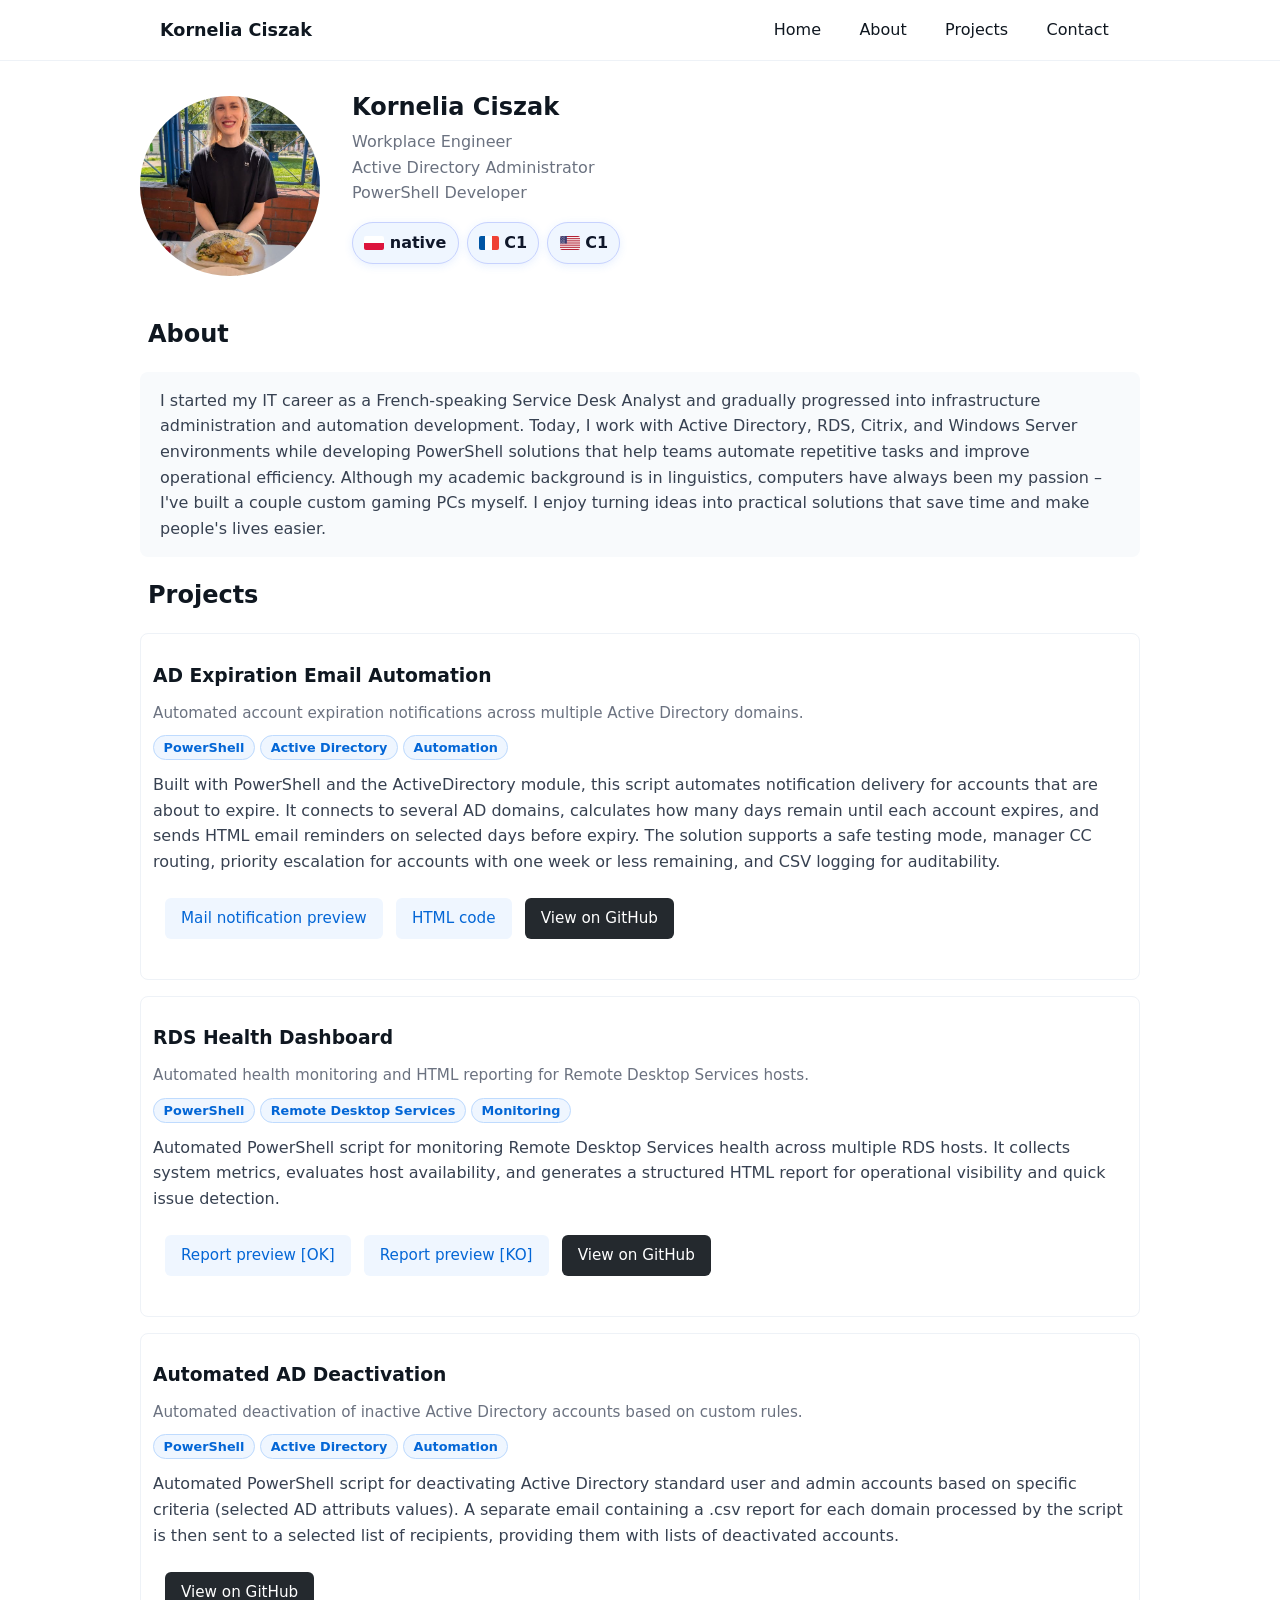
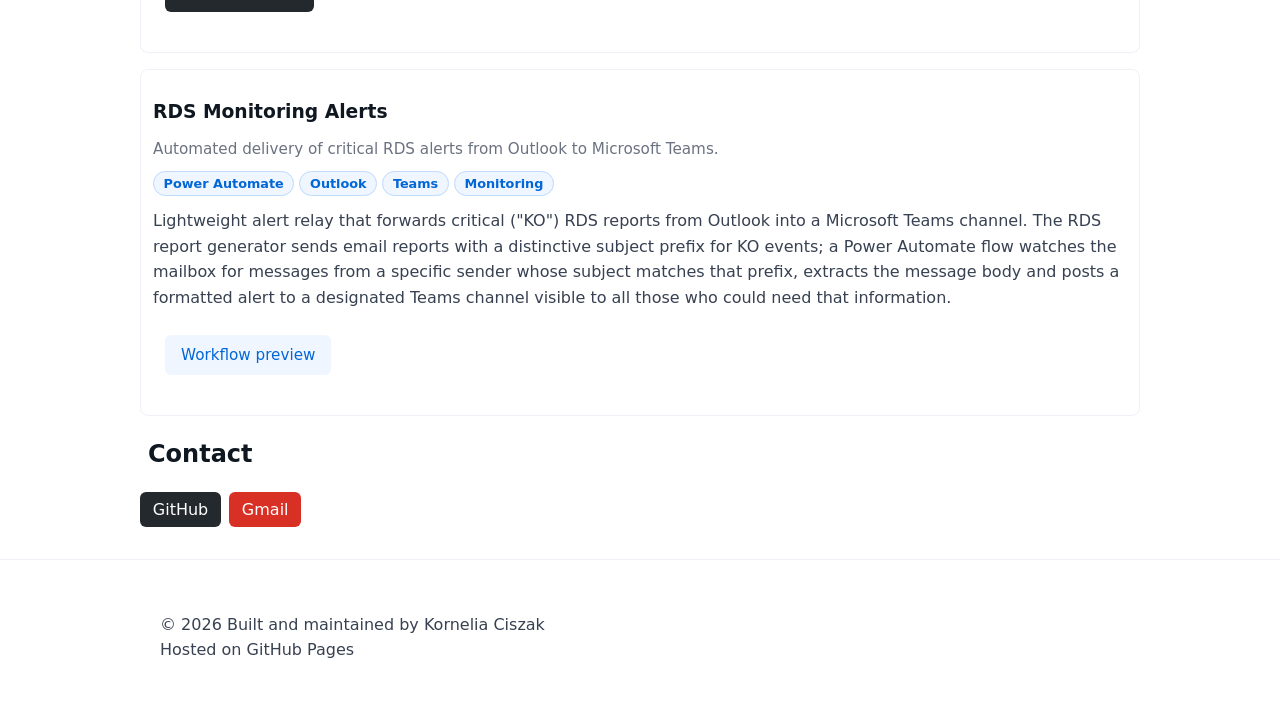
<file: index.html>
<!doctype html>
<html lang="en">

<head>
  <meta charset="utf-8" />
  <meta name="viewport" content="width=device-width, initial-scale=1" />
  <title>Kornelia Ciszak – Portfolio</title>
  <link rel="stylesheet" href="css/styles.css">
</head>

<body>
  <header class="site-header">
    <div class="container header-inner">
      <a class="brand" href="#">Kornelia Ciszak</a>
      <button id="nav-toggle" class="nav-toggle" aria-expanded="false" aria-controls="primary-nav">☰</button>
      <nav id="primary-nav" class="nav">
        <ul>
          <li><a href="#home">Home</a></li>
          <li><a href="#about">About</a></li>
          <li><a href="#projects">Projects</a></li>
          <li><a href="#contact">Contact</a></li>
          <!-- <li><a href="assets/resume.pdf" download>Resume</a></li> -->
        </ul>
      </nav>
    </div>
  </header>
  <main>
    <section id="home" class="hero container">
      <img class="avatar preview-trigger" src="assets/images/profile1.jpg" alt="Profile photo of Kornelia">
      <div class="hero-text">
        <h1>Kornelia Ciszak</h1>
        <p class="lead">Workplace Engineer<br>
          Active Directory Administrator<br>
          PowerShell Developer</p>
        <p class="language-skills">
          <span class="language-chip"><img class="flag" src="assets/flags/pl.svg" alt="Polish flag">native<span class="tooltip">Born and raised in Poland</span></span>
          <span class="language-chip"><img class="flag" src="assets/flags/fr.svg" alt="French flag">C1<span class="tooltip">Bachelor of Arts in French Studies</span></span>
          <span class="language-chip"><img class="flag" src="assets/flags/us.svg" alt="UK flag">C1<span class="tooltip">Cambridge CAE and IELTS</span></span>
        </p>
      </div>
    </section>

    <section id="about" class="container about">
      <h2>About</h2>
      <p>I started my IT career as a French-speaking Service Desk Analyst
        and gradually progressed into infrastructure administration and automation development.
        Today, I work with Active Directory, RDS, Citrix, and Windows Server environments
        while developing PowerShell solutions that help teams automate repetitive tasks
        and improve operational efficiency. Although my academic background is in linguistics,
        computers have always been my passion – I've built a couple custom gaming PCs myself.
        I enjoy turning ideas into practical solutions that save time
        and make people's lives easier.</p>
    </section>

    <section id="projects" class="container projects">
      <h2>Projects</h2>
      <div class="project-grid">
        <article class="project-card">
          <div class="card-body">
            <h3>AD Expiration Email Automation</h3>
            <p class="project-subtitle">
            Automated account expiration notifications across multiple Active Directory domains.
            </p>
            <span class="skill-badge">PowerShell</span>
            <span class="skill-badge">Active Directory</span>
            <span class="skill-badge">Automation</span>
            <p>Built with PowerShell and the ActiveDirectory module,
              this script automates notification delivery for accounts
              that are about to expire. It connects to several AD domains,
              calculates how many days remain until each account expires,
              and sends HTML email reminders on selected days before expiry.
              The solution supports a safe testing mode, manager CC routing,
              priority escalation for accounts with one week or less remaining,
              and CSV logging for auditability.</p>
            <p class="card-actions">
              <a href="#" class="preview-trigger" data-src="assets/template_KC.html">Mail notification preview</a>
              <a href="#" class="code-trigger" data-src="assets/template_empty.html">HTML code</a>
              <a href="https://github.com/Kornelia-C/PowerShell-public/tree/main/Send-AccountExpirationNotification"
                class="repo-link" target="_blank" rel="noreferrer">View on GitHub</a>
            </p>
          </div>

        </article>

        <article class="project-card">
          <div class="card-body">
            <h3>RDS Health Dashboard</h3>
            <p class="project-subtitle">
            Automated health monitoring and HTML reporting for Remote Desktop Services hosts.
            </p>
            <span class="skill-badge">PowerShell</span>
            <span class="skill-badge">Remote Desktop Services</span>
            <span class="skill-badge">Monitoring</span>
            <p>Automated PowerShell script for monitoring Remote Desktop Services
              health across multiple RDS hosts. It collects system metrics,
              evaluates host availability, and generates a structured HTML report
              for operational visibility and quick issue detection.</p>
            <p class="card-actions">
              <a href="#" class="preview-trigger" data-src="assets/RDS0.html">Report preview [OK]</a>
              <a href="#" class="preview-trigger" data-src="assets/RDS1.html">Report preview [KO]</a>
              <a href="https://github.com/Kornelia-C/PowerShell-public/tree/main/Get-RDSOverview" class="repo-link"
                target="_blank" rel="noreferrer">View on GitHub</a>
            </p>
          </div>
        </article>

        <article class="project-card">
          <div class="card-body">  
            <h3>Automated AD Deactivation</h3>
            <p class="project-subtitle">
            Automated deactivation of inactive Active Directory accounts based on custom rules.
            </p>
            <span class="skill-badge">PowerShell</span>
            <span class="skill-badge">Active Directory</span>
            <span class="skill-badge">Automation</span>
            <p>Automated PowerShell script for deactivating Active Directory
              standard user and admin accounts based on specific criteria (selected AD attributs values).
              A separate email containing a .csv report for each domain processed
              by the script is then sent to a selected list of recipients,
              providing them with lists of deactivated accounts.
            </p>
            <p class="card-actions">
              <a href="https://github.com/Kornelia-C/PowerShell-public/tree/main/Disable-InactiveAccounts" class="repo-link"
                target="_blank" rel="noreferrer">View on GitHub</a>
            </p>
          </div>
        </article>

        <article class="project-card">
          <div class="card-body">
            <h3>RDS Monitoring Alerts</h3>
            <p class="project-subtitle">
            Automated delivery of critical RDS alerts from Outlook to Microsoft Teams.
            </p>
            <span class="skill-badge">Power Automate</span>
            <span class="skill-badge">Outlook</span>
            <span class="skill-badge">Teams</span>
            <span class="skill-badge">Monitoring</span>
            <p>Lightweight alert relay that forwards critical ("KO") RDS reports
              from Outlook into a Microsoft Teams channel. The RDS report generator
              sends email reports with a distinctive subject prefix for KO events;
              a Power Automate flow watches the mailbox for messages from a specific
              sender whose subject matches that prefix, extracts the message body
              and posts a formatted alert to a designated Teams channel visible
              to all those who could need that information.
            </p>
            <p class="card-actions">
              <a href="#" class="preview-trigger" data-src="assets/PA.html">Workflow preview</a>
            </p>
          </div>
        </article>

      </div>
    </section>

    <section id="contact" class="container contact">
      <h2>Contact</h2>
      <ul class="social-links">
        <li>
          <a href="https://github.com/Kornelia-C" class="repo-link" target="_blank" rel="noreferrer">GitHub</a>
        </li>
        <!-- <li>
          <a href="https://linkedin.com/in/kornelia-ciszak" class="linkedin-link" target="_blank"
            rel="noreferrer">LinkedIn</a>
        </li> -->
      <ul class="social-links">
        <li>
          <a href="mailto:kornelia.ciszak@gmail.com" class="mail-link">Gmail</a>
        </li>      
    </section>
  </main>

  <footer class="site-footer">
    <div class="container">
      <p>© <span id="year"></span>
        Built and maintained by Kornelia Ciszak<br>
        Hosted on GitHub Pages</p>
    </div>
  </footer>

  <div id="image-modal" class="image-modal" aria-hidden="true">
    <button class="image-modal-close" type="button" aria-label="Close image preview">×</button>
    <div id="image-modal-content" class="image-modal-content"></div>
  </div>
  <script src="js/script.js"></script>
</body>

</html>
</file>
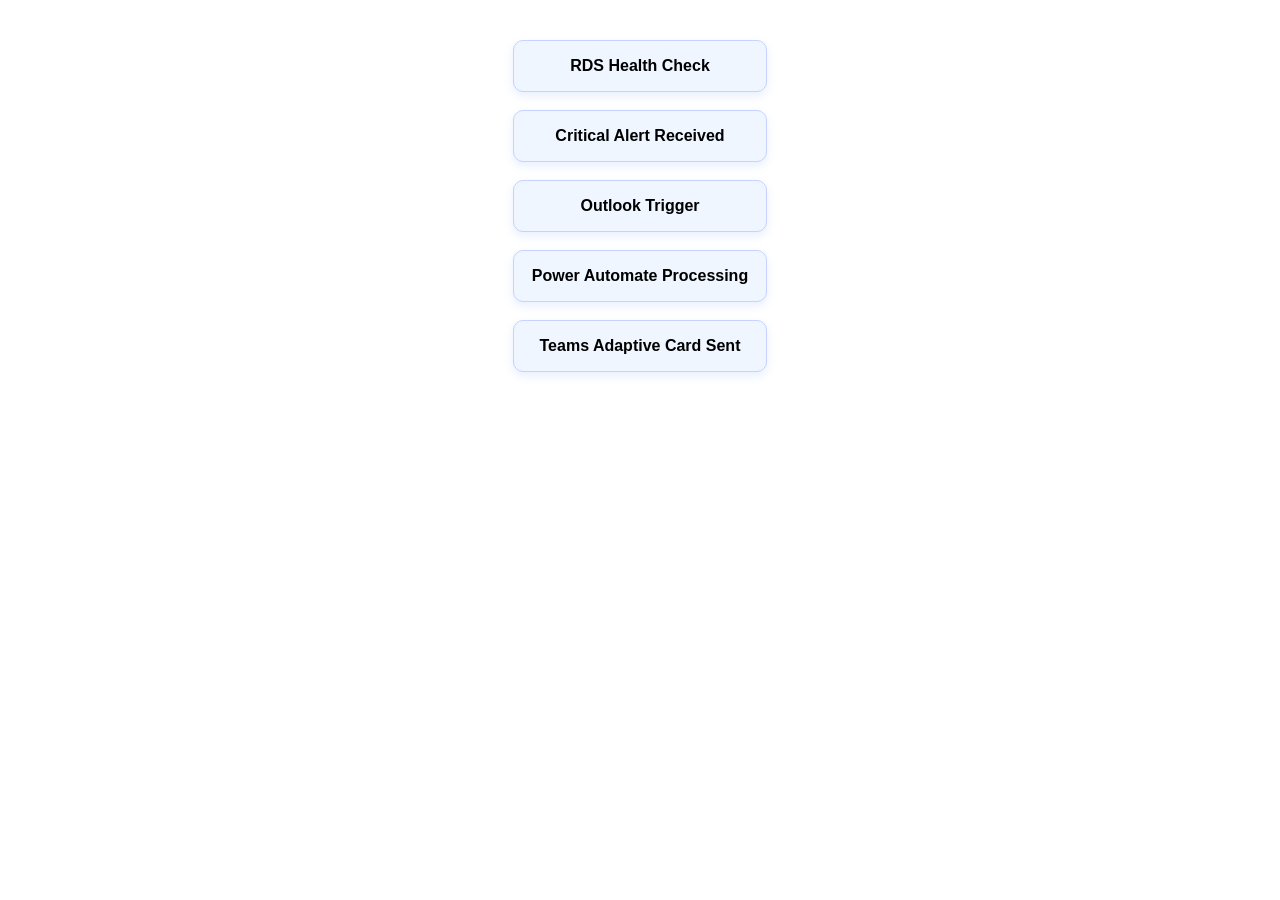
<file: assets/PA.html>
<!DOCTYPE html>
<html>
<head>
<style>
body {
    font-family: Inter, sans-serif;
    padding: 2rem;
}

.flow-diagram {
    display: flex;
    flex-direction: column;
    align-items: center;
}

.flow-step {
    width: 220px;
    background: #eff6ff;
    border: 1px solid #c7d2fe;
    border-radius: 10px;
    padding: 1rem;
    text-align: center;
    font-weight: 600;
    box-shadow: 0 4px 10px rgba(59,130,246,.12);
}

.flow-arrow {
    font-size: 1.5rem;
    color: #0366d6;
    margin: .25rem 0;
}
</style>
</head>
<body>

<div class="flow-diagram">

  <div class="flow-step">RDS Health Check</div><br>
  <div class="flow-step">Critical Alert Received</div><br>
  <div class="flow-step">Outlook Trigger</div><br>
  <div class="flow-step">Power Automate Processing</div><br>
  <div class="flow-step">Teams Adaptive Card Sent</div>

</div>

</body>
</html>
</file>
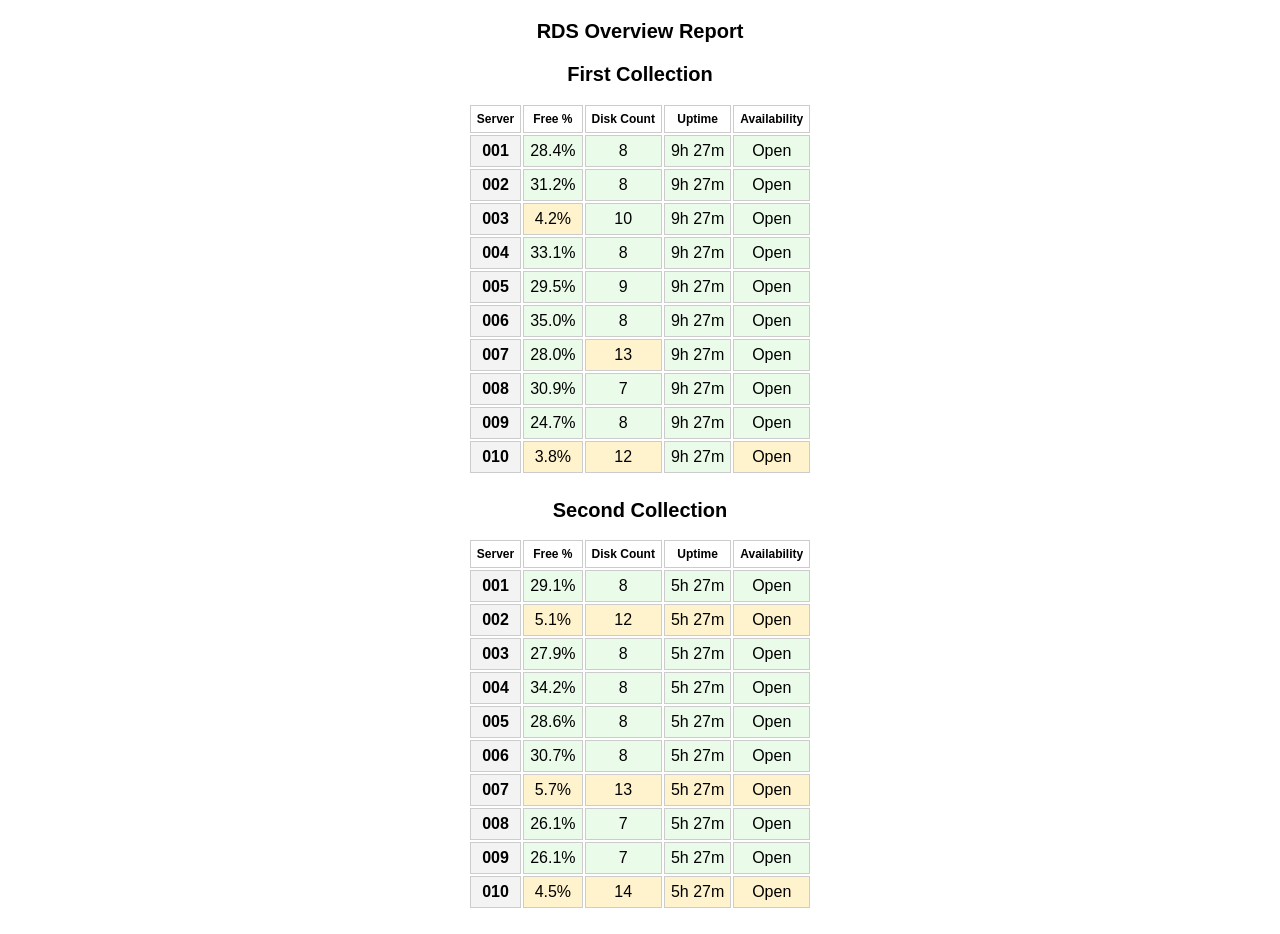
<file: assets/RDS0.html>
<!doctype html>
<html>
<head>
<meta charset="utf-8">
<style>
body { font-family: Segoe UI, Arial; margin: 20px; }
td.notOpen { background:#000000; color:#ffffff; font-weight:600; }
th, td { text-align: center; vertical-align: middle; padding: 6px; border: 1px solid #ccc; }
th { font-size: 12px; }
td:not(.server) { text-align: center; }
table { margin-left: auto; margin-right: auto; margin-bottom: 24px; }
td.ok { background:#EAFBEA; }
td.warning { background:#FFF3CD; }
td.critical { background:#F8D7DA; }
td.server { background:#F3F3F3; font-weight:600; }
h2 { text-align: center; font-size: 20px; margin-top: 20px; }
</style>
</head>
<body>

<h2>RDS Overview Report</h2>

<h2>First Collection</h2>
<table>
<tr>
<th>Server</th>
<th>Free %</th>
<th>Disk Count</th>
<th>Uptime</th>
<th>Availability</th>
</tr>
<tr><td class='server'>001</td><td class='ok'>28.4%</td><td class='ok'>8</td><td class='ok'>9h 27m</td><td class='ok'>Open</td></tr>
<tr><td class='server'>002</td><td class='ok'>31.2%</td><td class='ok'>8</td><td class='ok'>9h 27m</td><td class='ok'>Open</td></tr>
<tr><td class='server'>003</td><td class='warning'>4.2%</td><td class='ok'>10</td><td class='ok'>9h 27m</td><td class='ok'>Open</td></tr>
<tr><td class='server'>004</td><td class='ok'>33.1%</td><td class='ok'>8</td><td class='ok'>9h 27m</td><td class='ok'>Open</td></tr>
<tr><td class='server'>005</td><td class='ok'>29.5%</td><td class='ok'>9</td><td class='ok'>9h 27m</td><td class='ok'>Open</td></tr>
<tr><td class='server'>006</td><td class='ok'>35.0%</td><td class='ok'>8</td><td class='ok'>9h 27m</td><td class='ok'>Open</td></tr>
<tr><td class='server'>007</td><td class='ok'>28.0%</td><td class='warning'>13</td><td class='ok'>9h 27m</td><td class='ok'>Open</td></tr>
<tr><td class='server'>008</td><td class='ok'>30.9%</td><td class='ok'>7</td><td class='ok'>9h 27m</td><td class='ok'>Open</td></tr>
<tr><td class='server'>009</td><td class='ok'>24.7%</td><td class='ok'>8</td><td class='ok'>9h 27m</td><td class='ok'>Open</td></tr>
<tr><td class='server'>010</td><td class='warning'>3.8%</td><td class='warning'>12</td><td class='ok'>9h 27m</td><td class='warning'>Open</td></tr>
</table>

<h2>Second Collection</h2>
<table>
<tr>
<th>Server</th>
<th>Free %</th>
<th>Disk Count</th>
<th>Uptime</th>
<th>Availability</th>
</tr>
<tr><td class='server'>001</td><td class='ok'>29.1%</td><td class='ok'>8</td><td class='ok'>5h 27m</td><td class='ok'>Open</td></tr>
<tr><td class='server'>002</td><td class='warning'>5.1%</td><td class='warning'>12</td><td class='warning'>5h 27m</td><td class='warning'>Open</td></tr>
<tr><td class='server'>003</td><td class='ok'>27.9%</td><td class='ok'>8</td><td class='ok'>5h 27m</td><td class='ok'>Open</td></tr>
<tr><td class='server'>004</td><td class='ok'>34.2%</td><td class='ok'>8</td><td class='ok'>5h 27m</td><td class='ok'>Open</td></tr>
<tr><td class='server'>005</td><td class='ok'>28.6%</td><td class='ok'>8</td><td class='ok'>5h 27m</td><td class='ok'>Open</td></tr>
<tr><td class='server'>006</td><td class='ok'>30.7%</td><td class='ok'>8</td><td class='ok'>5h 27m</td><td class='ok'>Open</td></tr>
<tr><td class='server'>007</td><td class='warning'>5.7%</td><td class='warning'>13</td><td class='warning'>5h 27m</td><td class='warning'>Open</td></tr>
<tr><td class='server'>008</td><td class='ok'>26.1%</td><td class='ok'>7</td><td class='ok'>5h 27m</td><td class='ok'>Open</td></tr>
<tr><td class='server'>009</td><td class='ok'>26.1%</td><td class='ok'>7</td><td class='ok'>5h 27m</td><td class='ok'>Open</td></tr>
<tr><td class='server'>010</td><td class='warning'>4.5%</td><td class='warning'>14</td><td class='warning'>5h 27m</td><td class='warning'>Open</td></tr>
</table>

</body>
</html>
</file>
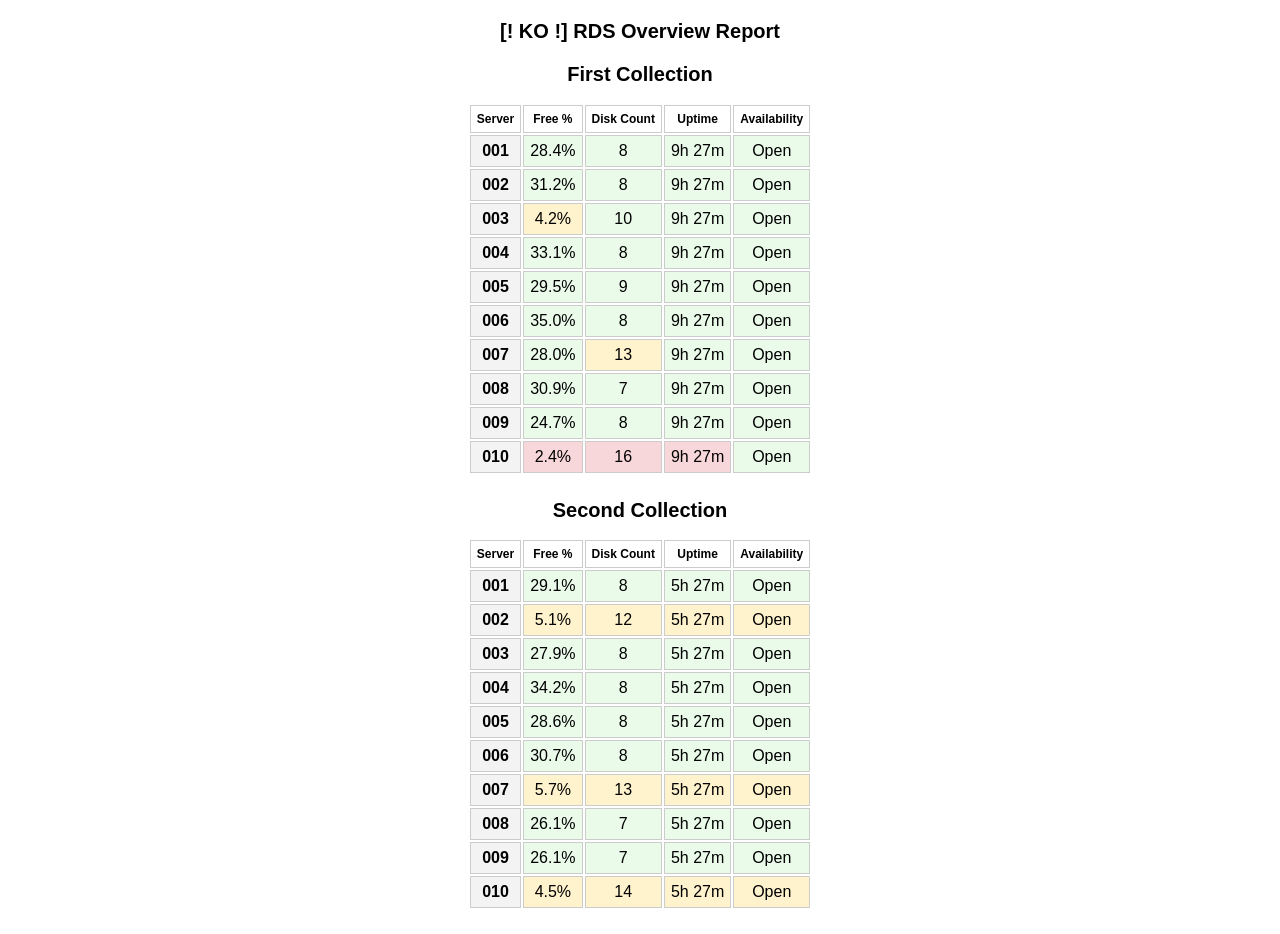
<file: assets/RDS1.html>
<!doctype html>
<html>
<head>
<meta charset="utf-8">
<style>
body { font-family: Segoe UI, Arial; margin: 20px; }
td.notOpen { background:#000000; color:#ffffff; font-weight:600; }
th, td { text-align: center; vertical-align: middle; padding: 6px; border: 1px solid #ccc; }
th { font-size: 12px; }
td:not(.server) { text-align: center; }
table { margin-left: auto; margin-right: auto; margin-bottom: 24px; }
td.ok { background:#EAFBEA; }
td.warning { background:#FFF3CD; }
td.critical { background:#F8D7DA; }
td.server { background:#F3F3F3; font-weight:600; }
h2 { text-align: center; font-size: 20px; margin-top: 20px; }
</style>
</head>
<body>

<h2>[! KO !] RDS Overview Report</h2>

<h2>First Collection</h2>
<table>
<tr>
<th>Server</th>
<th>Free %</th>
<th>Disk Count</th>
<th>Uptime</th>
<th>Availability</th>
</tr>
<tr><td class='server'>001</td><td class='ok'>28.4%</td><td class='ok'>8</td><td class='ok'>9h 27m</td><td class='ok'>Open</td></tr>
<tr><td class='server'>002</td><td class='ok'>31.2%</td><td class='ok'>8</td><td class='ok'>9h 27m</td><td class='ok'>Open</td></tr>
<tr><td class='server'>003</td><td class='warning'>4.2%</td><td class='ok'>10</td><td class='ok'>9h 27m</td><td class='ok'>Open</td></tr>
<tr><td class='server'>004</td><td class='ok'>33.1%</td><td class='ok'>8</td><td class='ok'>9h 27m</td><td class='ok'>Open</td></tr>
<tr><td class='server'>005</td><td class='ok'>29.5%</td><td class='ok'>9</td><td class='ok'>9h 27m</td><td class='ok'>Open</td></tr>
<tr><td class='server'>006</td><td class='ok'>35.0%</td><td class='ok'>8</td><td class='ok'>9h 27m</td><td class='ok'>Open</td></tr>
<tr><td class='server'>007</td><td class='ok'>28.0%</td><td class='warning'>13</td><td class='ok'>9h 27m</td><td class='ok'>Open</td></tr>
<tr><td class='server'>008</td><td class='ok'>30.9%</td><td class='ok'>7</td><td class='ok'>9h 27m</td><td class='ok'>Open</td></tr>
<tr><td class='server'>009</td><td class='ok'>24.7%</td><td class='ok'>8</td><td class='ok'>9h 27m</td><td class='ok'>Open</td></tr>
<tr><td class='server'>010</td><td class='critical'>2.4%</td><td class='critical'>16</td><td class='critical'>9h 27m</td><td class='ok'>Open</td></tr>
</table>

<h2>Second Collection</h2>
<table>
<tr>
<th>Server</th>
<th>Free %</th>
<th>Disk Count</th>
<th>Uptime</th>
<th>Availability</th>
</tr>
<tr><td class='server'>001</td><td class='ok'>29.1%</td><td class='ok'>8</td><td class='ok'>5h 27m</td><td class='ok'>Open</td></tr>
<tr><td class='server'>002</td><td class='warning'>5.1%</td><td class='warning'>12</td><td class='warning'>5h 27m</td><td class='warning'>Open</td></tr>
<tr><td class='server'>003</td><td class='ok'>27.9%</td><td class='ok'>8</td><td class='ok'>5h 27m</td><td class='ok'>Open</td></tr>
<tr><td class='server'>004</td><td class='ok'>34.2%</td><td class='ok'>8</td><td class='ok'>5h 27m</td><td class='ok'>Open</td></tr>
<tr><td class='server'>005</td><td class='ok'>28.6%</td><td class='ok'>8</td><td class='ok'>5h 27m</td><td class='ok'>Open</td></tr>
<tr><td class='server'>006</td><td class='ok'>30.7%</td><td class='ok'>8</td><td class='ok'>5h 27m</td><td class='ok'>Open</td></tr>
<tr><td class='server'>007</td><td class='warning'>5.7%</td><td class='warning'>13</td><td class='warning'>5h 27m</td><td class='warning'>Open</td></tr>
<tr><td class='server'>008</td><td class='ok'>26.1%</td><td class='ok'>7</td><td class='ok'>5h 27m</td><td class='ok'>Open</td></tr>
<tr><td class='server'>009</td><td class='ok'>26.1%</td><td class='ok'>7</td><td class='ok'>5h 27m</td><td class='ok'>Open</td></tr>
<tr><td class='server'>010</td><td class='warning'>4.5%</td><td class='warning'>14</td><td class='warning'>5h 27m</td><td class='warning'>Open</td></tr>
</table>

</body>
</html>
</file>
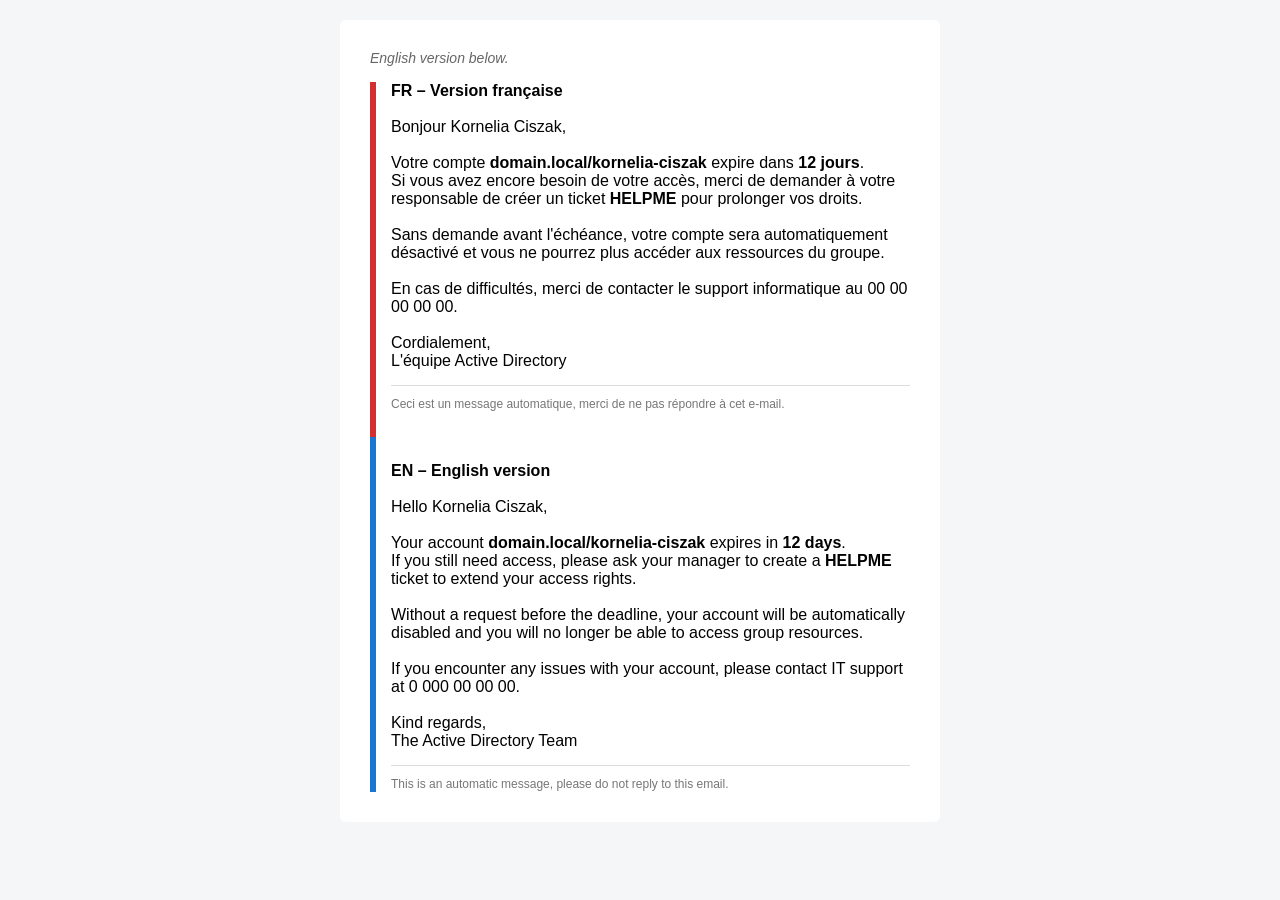
<file: assets/template_KC.html>
<!DOCTYPE html>
<html>
<head>
<meta charset="UTF-8">
</head>

<body style="margin:0; padding:0; background-color:#f4f6f8; font-family:Segoe UI, Arial, sans-serif;">

<table width="100%" cellpadding="0" cellspacing="0" style="padding:20px;">
<tr>
<td align="center">

<table width="600" cellpadding="0" cellspacing="0" style="background-color:#ffffff; padding:30px; border-radius:6px;">

<tr>
<td style="font-size:14px; color:#666;">
<i>English version below.</i><br><br>
</td>
</tr>

<!-- FR -->
<tr>
<td style="border-left:6px solid #d32f2f; padding-left:15px; padding-bottom:25px;">
<strong>FR – Version française</strong><br><br>

Bonjour Kornelia Ciszak,<br><br>

Votre compte <b>domain.local/kornelia-ciszak</b> expire dans <b>12 jours</b>.<br>
Si vous avez encore besoin de votre accès, merci de demander à votre responsable de créer un ticket <b>HELPME</b> pour prolonger vos droits.<br><br>

Sans demande avant l'échéance, votre compte sera automatiquement désactivé et vous ne pourrez plus accéder aux ressources du groupe.<br><br>

En cas de difficultés, merci de contacter le support informatique au 00 00 00 00 00.<br><br>

Cordialement,<br>
L'équipe Active Directory

<hr style="border:none; border-top:1px solid #ddd; margin-top:15px;">

<span style="font-size:12px; color:#777;">
Ceci est un message automatique, merci de ne pas répondre à cet e-mail.
</span>

</td>
</tr>

<!-- EN -->
<tr>
<td style="border-left:6px solid #1976d2; padding-left:15px; padding-top:25px;">
<strong>EN – English version</strong><br><br>

Hello Kornelia Ciszak,<br><br>

Your account <b>domain.local/kornelia-ciszak</b> expires in <b>12 days</b>.<br>
If you still need access, please ask your manager to create a <b>HELPME</b> ticket to extend your access rights.<br><br>

Without a request before the deadline, your account will be automatically disabled and you will no longer be able to access group resources.<br><br>

If you encounter any issues with your account, please contact IT support at 0 000 00 00 00.<br><br>

Kind regards,<br>
The Active Directory Team

<hr style="border:none; border-top:1px solid #ddd; margin-top:15px;">

<span style="font-size:12px; color:#777;">
This is an automatic message, please do not reply to this email.
</span>

</td>
</tr>

</table>

</td>
</tr>
</table>

</body>
</html>
</file>
<file: css/styles.css>
:root{
  --bg:#ffffff;
  --text:#0f1720;
  --muted:#6b7280;
  --accent:#0366d6;
  --max-width:1000px;
  --radius:8px;
}
*{box-sizing:border-box}

.nav a.active {
  background: #eff6ff;
  color: #0366d6;
  border-radius: 6px;
}

.nav a {
  position: relative;
  padding: .4rem .7rem;
  border-radius: 6px;
  transition: all .2s ease;
}

.nav a:hover {
  background: #eff6ff;
  color: #0366d6;
}

.nav a::after {
  content: "";
  position: absolute;
  left: 0;
  bottom: -4px;
  width: 0;
  height: 2px;
  background: #0366d6;
  transition: width .3s ease;
}

.nav a:hover::after {
  width: 100%;
}

section:target h1,
section:target h2 {
  animation: header-highlight 3s ease 0.8s;
}

@keyframes header-highlight {
  0% {
    color: inherit;
    background: transparent;
  }
  30% {
    color: #0366d6;
    background: rgba(219, 234, 254, 1);
  }
  100% {
    color: inherit;
    background: transparent;
  }
}

h2 {
margin-top: 1rem;
margin-bottom: 1rem;
padding: .5rem;
}
.site-header {
position: sticky;
position: -webkit-sticky;
top: 0;
z-index: 1000;
background: #fff;
border-bottom: 1px solid #eef2f7;
}
html,body{
  scroll-padding-top: 70px;
  height:100%;margin:0;
  font-family:Inter, ui-sans-serif, system-ui, -apple-system, 'Segoe UI', Roboto, 'Helvetica Neue', Arial;
  color:var(--text);
  background:var(--bg);
  scroll-behavior:smooth;}
.container{max-width:var(--max-width);margin:0 auto;padding:1.25rem}
.header-inner{display:flex;align-items:center;justify-content:space-between}
.brand{font-weight:700;font-size:1.1rem;color:var(--text);text-decoration:none}
.nav ul{list-style:none;margin:0;padding:0;display:flex;gap:1rem}
.nav a{color:var(--text);text-decoration:none}
.nav-toggle{display:none;background:transparent;border:0;font-size:1.25rem}
.site-header{border-bottom:1px solid #eef2f7}
@keyframes fade-up {
from {
  opacity: 0;
  transform: translateY(5px);
  }
  to {
  opacity: 1;
  transform: translateY(0);
  }
}
.hero{
  animation: fade-up 1s ease;
  display:flex;
  gap:2rem;
  align-items:center;
  padding:2rem 0 1rem;}
.avatar{
  width:180px;
  height:180px;
  border-radius:9999px;
  object-fit:cover;
  cursor:pointer;
  transition: transform .3s ease, box-shadow .3s ease;
}

.avatar:hover {
  transform: scale(1.03);
  box-shadow: 0 10px 30px rgba(3,102,214,.2);
}

.hero-text h1{
  margin:0 0 .5rem 0
  }

.lead{
  color:var(--muted);
  margin-top:0}

.skill-badges {
  display: flex;
  flex-wrap: wrap;
  gap: .5rem;
  margin: 1rem 0;
}

.skill-badge {
  background: #eff6ff;
  color: #0366d6;
  border: 1px solid #bfdbfe;
  border-radius: 999px;
  padding: .25rem .6rem;
  font-size: .8rem;
  font-weight: 600;
}

.project-subtitle {
  margin: -.25rem 0 .75rem 0;
  color: #6b7280;
  font-size: .95rem;
}

.projects .skill-badge {
  font-size: .8rem;
  padding: .25rem .6rem;
}

.language-skills{margin-top:1rem;font-weight:600;display:flex;flex-wrap:wrap;gap:.5rem;align-items:center;color:var(--text);font-size:1rem}
.language-skills span{display:inline-flex;align-items:center;gap:.35rem;font-size:1rem}
.language-chip{
  position: relative;
  transition: transform .2s ease;
  background:#eff6ff;
  color:#0f172a;
  border:1px solid #c7d2fe;
  border-radius:999px;
  padding:.45rem .7rem;font-weight:700;
  box-shadow:0 2px 8px rgba(59,130,246,.12);
  display:inline-flex;
  align-items:center;gap:.5rem}

.language-chip:hover{
  transform: translateY(-2px);
}

.language-chip img.flag{
  width:20px;
  height:14px;
  object-fit:cover;
  border-radius:2px;
  display:inline-block}

.tooltip {
  position: absolute;
  bottom: -45px;
  left: 50%;
  transform: translateX(-50%);
  opacity: 0;

  background: #0f172a;
  color: white;
  padding: .4rem .7rem;
  border-radius: 6px;
  font-size: .85rem;
  white-space: nowrap;

  transition: opacity .2s ease;
  pointer-events: none;
}

.language-chip:hover .tooltip {
  opacity: 1;
}

.btn{
  display:inline-block;
  padding:.5rem .75rem;
  background:var(--accent);
  color:#fff;border-radius:6px;
  text-decoration:none}

.social-links {
  display: flex;
  gap: .75rem;
  list-style: none;
  padding: 0;
  margin: 0;
  flex-wrap: wrap;
}

.social-links li {
  margin: 0;
}

.social-links a {
  display: inline-block;
  padding: .5rem .8rem;
  border-radius: 6px;
  text-decoration: none;
  transition: all .2s ease;
}

.social-links .repo-link {
  background: #24292e;
  color: white;
}

.social-links .linkedin-link {
  background: #0a66c2;
  color: white;
}

.social-links a:hover {
  transform: translateY(-2px);
}

.mail-link {
  background: #d93025;
  color: white;
}

.repo-link {
  background: #24292e;
  color: white;
}

.linkedin-link {
  background: #0a66c2;
  color: white;
}

p{
  line-height: 1.6;
  color: #374151;
}

.about p{
  background: #f8fafc;
  border-radius: 8px;
  padding: 1rem 1.25rem;
  transition: transform .3s ease, box-shadow .3s ease;
}

.about p:hover {
  transform: translateY(-3px);
  box-shadow: 0 10px 25px rgba(0,0,0,.08);
}

.about{
  animation: fade-up 1s ease;
  padding:0;
}

.projects{
  animation: fade-up 1s ease;
  padding:0;

}
.contact{
  animation: fade-up 1s ease;
  padding:0;
  margin-bottom: 2rem;
}

.project-grid{display:grid;grid-template-columns:1fr;gap:1rem}
.project-card{
  background:#fff;
  border:1px solid #eef2f7;
  border-radius:var(--radius);
  overflow:hidden;
  display:flex;
  flex-direction:column;
  transition:.3s}
.project-card:hover{
transform:translateY(-5px);
box-shadow:0 15px 35px rgba(0,0,0,.1);
} 

.project-card img, .project-card iframe{width:100%;min-height:260px;cursor:pointer;display:block;border:0}
.project-preview-frame{display:none;background:#fff;height:320px;}
.card-body{padding:.75rem}
.card-actions a{
  display: inline-block;
  padding: 0.5rem 1rem;
  margin-right: 0.5rem;
  border-radius: 6px;
  background: #eff6ff;
  color: #0366d6;
  text-decoration: none;
  font-size: .95rem;
  font-weight: 500;
  transition: all .2s ease;
}

.card-actions a.repo-link {
  background: #24292e !important;
  color: white !important;
}

.card-actions a.repo-link:hover {
  background: #1b1f23 !important;
  transform: translateY(-2px);
}

.card-actions {
  padding: 0 0.75rem 0.75rem 0.75rem;
  margin-top: 1.5rem;
}

.card-actions a:hover {
  transform: translateY(-2px);
  background: #dbeafe;
  box-shadow: 0 4px 12px rgba(3, 102, 214, 0.15);
}

.site-footer{border-top:1px solid #eef2f7;padding:1rem 0;color:var(--muted)}
.social-links{list-style:none;padding:0;display:flex;gap:.5rem}
.image-modal{position:fixed;inset:0;background:rgba(2,8,23,.85);display:none;align-items:center;justify-content:center;padding:1.5rem;z-index:1000}
.image-modal.is-open{display:flex}
.image-modal-content{max-width:100%;max-height:100%;display:flex;align-items:center;justify-content:center}
.image-modal-content img{max-width:100%;max-height:100%;object-fit:contain;border-radius:12px;box-shadow:0 20px 45px rgba(0,0,0,.35)}
.image-modal-content iframe{
  width:min(60vw, 660px);
  height:min(60vh, 420px);
  border:0;border-radius:12px;
  box-shadow:0 20px 45px rgba(0,0,0,.35);
  background:#fff}
.image-modal-content pre{
  width:min(90vw, 900px);
  max-height:min(80vh, 700px);
  overflow:auto;background:#0f1720;
  color:#f8fafc;padding:1rem;border-radius:12px;
  box-shadow:0 20px 45px rgba(0,0,0,.35);
  font-family:SFMono-Regular, Consolas, 'Liberation Mono', Menlo, monospace;font-size:.9rem;
  line-height:1.5;white-space:pre-wrap;
  word-wrap:break-word;}
.image-modal-close{position:absolute;top:1rem;right:1rem;border:0;background:#fff;color:#111;border-radius:999px;width:2.5rem;height:2.5rem;font-size:1.5rem;cursor:pointer}
body.modal-open{overflow:hidden}

@media (max-width: 800px) {
  html {
    scroll-padding-top: 70px;
  }
  main {
    padding-top: 70px
  }
  .card-actions a {
    padding: 10px;
    display: block;
    width: 100%;
    text-align: center;
  }
  .image-modal-content iframe {
    width: 100vw;
    height: 90vh;
    border-radius: 0;
}
  .project-grid{grid-template-columns:1fr}
  .hero{
    animation: fade-up 1s ease;
    flex-direction:column;
    text-align:center;
    align-items:center;}
  .hero-text{align-items:center}
  .language-skills{justify-content:center}
  .nav{display:none;flex-direction:column;position:absolute;top:100%;left:0;right:0;background:#fff;padding:1rem 1.25rem;box-shadow:0 24px 60px rgba(15,23,42,.08);border-bottom-left-radius:var(--radius);border-bottom-right-radius:var(--radius);}
  .nav[aria-expanded="true"]{display:flex}
  .nav ul{flex-direction:column;gap:.75rem}
  .nav li{width:100%}
  .nav a{display:block;padding:.65rem .5rem;border-radius:8px}
  .nav a:hover{background:#f8fafc}
  .nav-toggle{display:inline-block}
  .site-header{position:relative}
  .project-card img, .project-card iframe{
    min-height:220px;
    min-width:220px;}
  .card-body{padding:1rem}
  .site-header {
    position: fixed;
    top: 0;
    left: 0;
    right: 0;
    z-index: 1000;
    background: #fff;
  }
}
</file>
